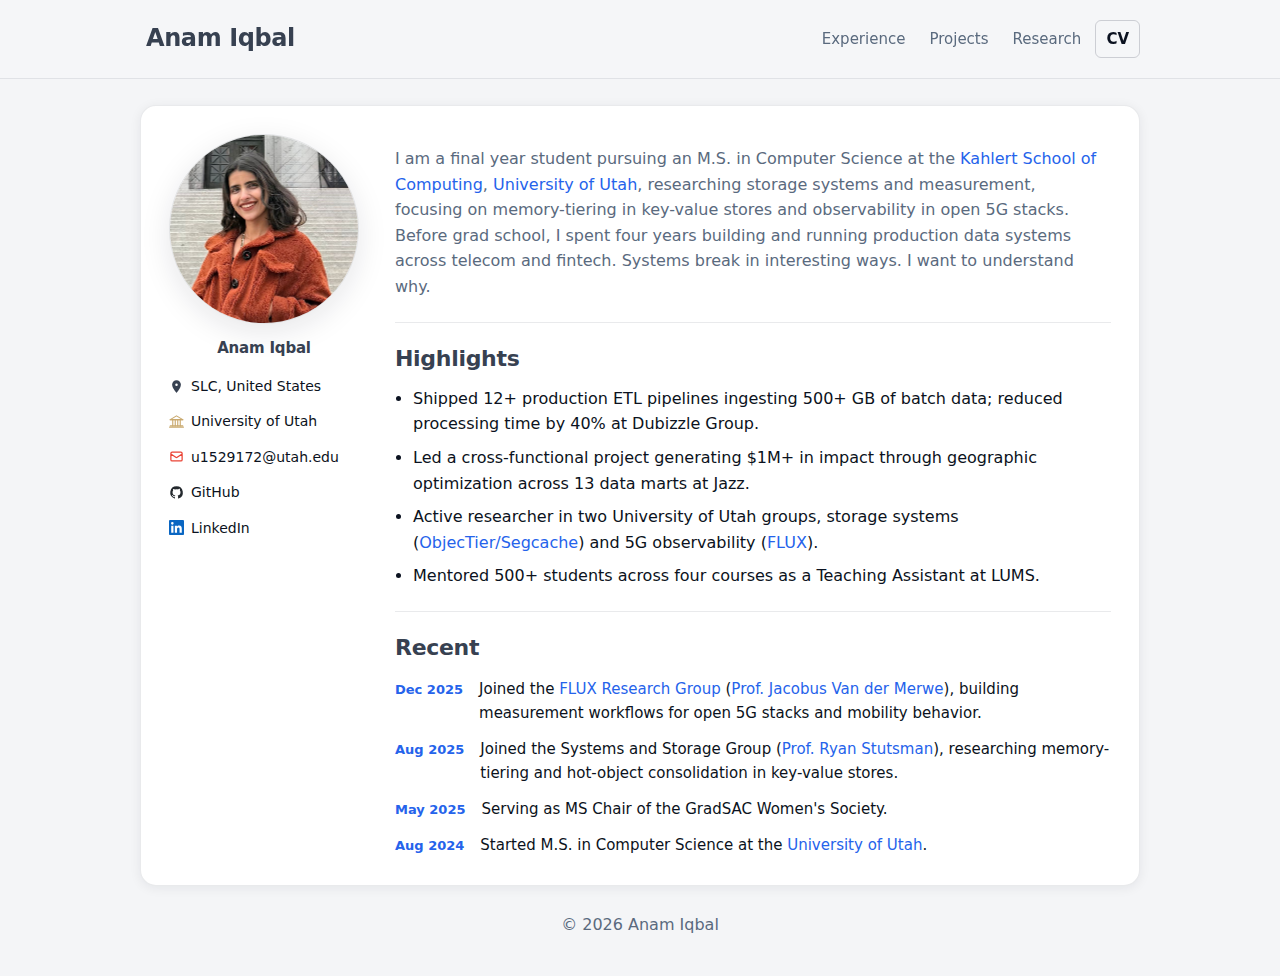
<file: index.html>
<!doctype html>
<html lang="en">
<head>
  <meta charset="utf-8" />
  <meta name="viewport" content="width=device-width, initial-scale=1" />
  <title>Anam Iqbal</title>
  <meta name="description" content="Anam Iqbal — Data, Systems, Measurement. Experience, research, projects, and contact." />
  <link rel="stylesheet" href="assets/style.css?v=41" />
  <link rel="icon" type="image/svg+xml" href="assets/favicon.svg" />
</head>

<body data-page="home">
  <header>
    <div class="container navbar">
      <a class="brand" href="index.html" aria-label="Home">
        <div class="brand-text">
          <div class="name">Anam Iqbal</div>
        </div>
      </a>

      <nav class="tabs" aria-label="Primary navigation">
        <a class="tab" data-tab="experience" href="experience.html">Experience</a>
        <a class="tab" data-tab="projects" href="projects.html">Projects</a>
        <a class="tab" data-tab="research" href="research.html">Research</a>
        <a class="tab tab-cta" href="resume.pdf" target="_blank" rel="noopener noreferrer">CV</a>
      </nav>
    </div>
  </header>

  <main class="container">
    <section class="hero">
      <div class="card">
        <div class="hero-layout">

          <!-- Left: photo + name + contact -->
          <div class="hero-aside">
            <div class="headshot-wrap">
              <img
                class="headshot"
                src="assets/pp.jpeg"
                alt="Headshot of Anam Iqbal"
                loading="lazy"
              />
            </div>
            <div class="aside-name">Anam Iqbal</div>

            <div class="social-col">
              <div class="social" aria-label="Location">
                <svg viewBox="0 0 24 24" aria-hidden="true">
                  <path d="M12 2C8.13 2 5 5.13 5 9c0 5.25 7 13 7 13s7-7.75 7-13c0-3.87-3.13-7-7-7z" fill="#374151"/>
                  <circle cx="12" cy="9" r="2" fill="white"/>
                </svg>
                <span>SLC, United States</span>
              </div>

              <a class="social" href="https://www.utah.edu/" target="_blank" rel="noreferrer" aria-label="University of Utah">
                <svg viewBox="0 0 24 24" fill="none" stroke="#c9a96e" stroke-width="1.8" stroke-linecap="round" stroke-linejoin="round" aria-hidden="true">
                  <!-- pediment -->
                  <path d="M12 3L2 9h20L12 3z"/>
                  <!-- entablature -->
                  <path d="M2 9h20"/>
                  <!-- columns -->
                  <path d="M6 9v10M10 9v10M14 9v10M18 9v10"/>
                  <!-- base steps -->
                  <path d="M2 19h20"/>
                  <path d="M1 21h22"/>
                </svg>
                <span>University of Utah</span>
              </a>

              <a class="social" href="mailto:u1529172@utah.edu" aria-label="Email">
                <svg viewBox="0 0 24 24" fill="none" stroke="#EA4335" stroke-width="2" stroke-linecap="round" stroke-linejoin="round" aria-hidden="true">
                  <path d="M3 8l7.89 5.26a2 2 0 002.22 0L21 8M5 19h14a2 2 0 002-2V7a2 2 0 00-2-2H5a2 2 0 00-2 2v10a2 2 0 002 2z"/>
                </svg>
                <span>u1529172@utah.edu</span>
              </a>

              <a class="social" href="https://github.com/anamiqball" target="_blank" rel="noreferrer" aria-label="GitHub">
                <svg viewBox="0 0 24 24" fill="#24292e" aria-hidden="true">
                  <path d="M12 2a10 10 0 00-3.16 19.49c.5.09.68-.22.68-.48v-1.7c-2.77.6-3.35-1.18-3.35-1.18-.45-1.15-1.1-1.46-1.1-1.46-.9-.62.07-.61.07-.61 1 .07 1.52 1.03 1.52 1.03.89 1.52 2.33 1.08 2.9.82.09-.64.35-1.08.63-1.33-2.21-.25-4.53-1.11-4.53-4.95 0-1.09.39-1.98 1.03-2.68-.1-.25-.45-1.27.1-2.65 0 0 .84-.27 2.75 1.02A9.6 9.6 0 0112 6.8c.85 0 1.71.12 2.51.35 1.91-1.29 2.75-1.02 2.75-1.02.55 1.38.2 2.4.1 2.65.64.7 1.03 1.59 1.03 2.68 0 3.85-2.32 4.7-4.54 4.95.36.31.68.92.68 1.86v2.76c0 .26.18.57.69.48A10 10 0 0012 2z"/>
                </svg>
                <span>GitHub</span>
              </a>

              <a class="social" href="https://www.linkedin.com/in/anamiqbaldataanalyst" target="_blank" rel="noreferrer" aria-label="LinkedIn">
                <svg viewBox="0 0 24 24" fill="#0A66C2" aria-hidden="true">
                  <path d="M20.447 20.452h-3.554v-5.569c0-1.328-.027-3.037-1.852-3.037-1.853 0-2.136 1.445-2.136 2.939v5.667H9.351V9h3.414v1.561h.046c.477-.9 1.637-1.85 3.37-1.85 3.601 0 4.267 2.37 4.267 5.455v6.286zM5.337 7.433a2.062 2.062 0 01-2.063-2.065 2.064 2.064 0 112.063 2.065zm1.782 13.019H3.555V9h3.564v11.452zM22.225 0H1.771C.792 0 0 .774 0 1.729v20.542C0 23.227.792 24 1.771 24h20.451C23.2 24 24 23.227 24 22.271V1.729C24 .774 23.2 0 22.222 0h.003z"/>
                </svg>
                <span>LinkedIn</span>
              </a>
            </div>
          </div>

          <!-- Right: intro + highlights + recent -->
          <div class="hero-main">
            <p class="hero-blurb muted">
              I am a final year student pursuing an M.S. in Computer Science at the <a href="https://www.cs.utah.edu/" target="_blank" rel="noreferrer">Kahlert School of Computing</a>, <a href="https://www.utah.edu/" target="_blank" rel="noreferrer">University of Utah</a>, researching storage systems and measurement, focusing on memory-tiering
              in key-value stores and observability in open 5G stacks. Before grad school, I spent
              four years building and running production data systems across telecom and fintech.
              Systems break in interesting ways. I want to understand why.
            </p>

            <div class="hero-divider"></div>

            <h2>Highlights</h2>
            <ul class="list">
              <li>Shipped 12+ production ETL pipelines ingesting 500+ GB of batch data; reduced processing time by 40% at Dubizzle Group.</li>
              <li>Led a cross-functional project generating $1M+ in impact through geographic optimization across 13 data marts at Jazz.</li>
              <li>Active researcher in two University of Utah groups, storage systems (<a href="https://rstutsman.github.io/" target="_blank" rel="noreferrer">ObjecTier/Segcache</a>) and 5G observability (<a href="https://www.flux.utah.edu/" target="_blank" rel="noreferrer">FLUX</a>).</li>
              <li>Mentored 500+ students across four courses as a Teaching Assistant at LUMS.</li>
            </ul>

            <div class="hero-divider"></div>

            <h2>Recent</h2>
            <ul class="recent-list">
              <li>
                <span class="recent-date">Dec 2025</span>
                <span>Joined the <a href="https://www.flux.utah.edu/" target="_blank" rel="noreferrer">FLUX Research Group</a> (<a href="https://users.cs.utah.edu/~kobus/" target="_blank" rel="noreferrer">Prof. Jacobus Van der Merwe</a>), building measurement workflows for open 5G stacks and mobility behavior.</span>
              </li>
              <li>
                <span class="recent-date">Aug 2025</span>
                <span>Joined the Systems and Storage Group (<a href="https://rstutsman.github.io/" target="_blank" rel="noreferrer">Prof. Ryan Stutsman</a>), researching memory-tiering and hot-object consolidation in key-value stores.</span>
              </li>
              <li>
                <span class="recent-date">May 2025</span>
                <span>Serving as MS Chair of the GradSAC Women's Society.</span>
              </li>
              <li>
                <span class="recent-date">Aug 2024</span>
                <span>Started M.S. in Computer Science at the <a href="https://www.utah.edu/" target="_blank" rel="noreferrer">University of Utah</a>.</span>
              </li>
            </ul>
          </div>

        </div>
      </div>
    </section>

    <footer>
      © <span id="year"></span> Anam Iqbal
    </footer>
  </main>

  <script src="assets/script.js"></script>
</body>
</html>
</file>
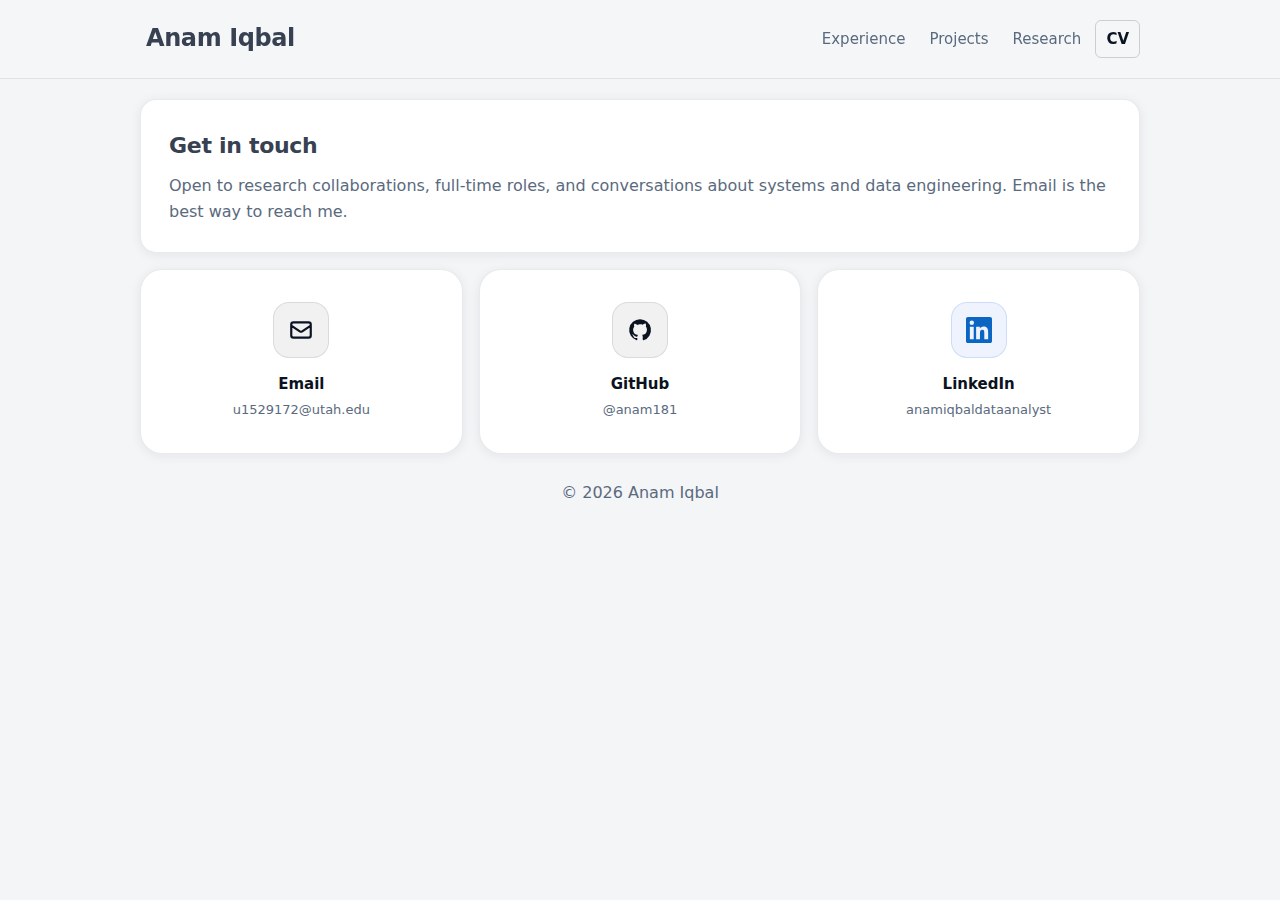
<file: contact.html>
<!doctype html>
<html lang="en">
<head>
  <meta charset="utf-8" />
  <meta name="viewport" content="width=device-width, initial-scale=1" />
  <title>Contact — Anam Iqbal</title>
  <meta name="description" content="Contact Anam Iqbal." />
  <link rel="stylesheet" href="assets/style.css?v=41" />
  <link rel="icon" type="image/svg+xml" href="assets/favicon.svg" />
</head>

<body data-page="contact">
  <header>
    <div class="container navbar">
      <a class="brand" href="index.html" aria-label="Home">
        <div class="brand-text">
          <div class="name">Anam Iqbal</div>
        </div>
      </a>

      <nav class="tabs" aria-label="Primary navigation">
        <a class="tab" data-tab="experience" href="experience.html">Experience</a>
        <a class="tab" data-tab="projects" href="projects.html">Projects</a>
        <a class="tab" data-tab="research" href="research.html">Research</a>
        <a class="tab tab-cta" href="resume.pdf" target="_blank" rel="noopener noreferrer">CV</a>
      </nav>
    </div>
  </header>

  <main class="container">
    <section class="card contact-intro">
      <h2>Get in touch</h2>
      <p class="muted" style="margin:0;">
        Open to research collaborations, full-time roles, and conversations about systems and data engineering.
        Email is the best way to reach me.
      </p>
    </section>

    <div class="contact-grid">
      <a class="contact-card" href="mailto:u1529172@utah.edu">
        <div class="contact-icon-wrap" style="background:rgba(15,23,42,0.06); border:1px solid rgba(15,23,42,0.10);">
          <svg viewBox="0 0 24 24" fill="none" stroke="currentColor" stroke-width="2" stroke-linecap="round" stroke-linejoin="round" aria-hidden="true">
            <path d="M3 8l7.89 5.26a2 2 0 002.22 0L21 8M5 19h14a2 2 0 002-2V7a2 2 0 00-2-2H5a2 2 0 00-2 2v10a2 2 0 002 2z"/>
          </svg>
        </div>
        <div>
          <div class="contact-card-label">Email</div>
          <div class="contact-card-value">u1529172@utah.edu</div>
        </div>
      </a>

      <a class="contact-card" href="https://github.com/anam181" target="_blank" rel="noreferrer">
        <div class="contact-icon-wrap" style="background:rgba(15,23,42,0.06); border:1px solid rgba(15,23,42,0.10);">
          <svg viewBox="0 0 24 24" fill="currentColor" aria-hidden="true">
            <path d="M12 2a10 10 0 00-3.16 19.49c.5.09.68-.22.68-.48v-1.7c-2.77.6-3.35-1.18-3.35-1.18-.45-1.15-1.1-1.46-1.1-1.46-.9-.62.07-.61.07-.61 1 .07 1.52 1.03 1.52 1.03.89 1.52 2.33 1.08 2.9.82.09-.64.35-1.08.63-1.33-2.21-.25-4.53-1.11-4.53-4.95 0-1.09.39-1.98 1.03-2.68-.1-.25-.45-1.27.1-2.65 0 0 .84-.27 2.75 1.02A9.6 9.6 0 0112 6.8c.85 0 1.71.12 2.51.35 1.91-1.29 2.75-1.02 2.75-1.02.55 1.38.2 2.4.1 2.65.64.7 1.03 1.59 1.03 2.68 0 3.85-2.32 4.7-4.54 4.95.36.31.68.92.68 1.86v2.76c0 .26.18.57.69.48A10 10 0 0012 2z"/>
          </svg>
        </div>
        <div>
          <div class="contact-card-label">GitHub</div>
          <div class="contact-card-value">@anam181</div>
        </div>
      </a>

      <a class="contact-card" href="https://www.linkedin.com/in/anamiqbaldataanalyst" target="_blank" rel="noreferrer">
        <div class="contact-icon-wrap" style="background:rgba(37,99,235,0.08); border:1px solid rgba(37,99,235,0.16);">
          <svg viewBox="0 0 24 24" fill="currentColor" aria-hidden="true" style="color:#0A66C2;">
            <path d="M20.447 20.452h-3.554v-5.569c0-1.328-.027-3.037-1.852-3.037-1.853 0-2.136 1.445-2.136 2.939v5.667H9.351V9h3.414v1.561h.046c.477-.9 1.637-1.85 3.37-1.85 3.601 0 4.267 2.37 4.267 5.455v6.286zM5.337 7.433a2.062 2.062 0 01-2.063-2.065 2.064 2.064 0 112.063 2.065zm1.782 13.019H3.555V9h3.564v11.452zM22.225 0H1.771C.792 0 0 .774 0 1.729v20.542C0 23.227.792 24 1.771 24h20.451C23.2 24 24 23.227 24 22.271V1.729C24 .774 23.2 0 22.222 0h.003z"/>
          </svg>
        </div>
        <div>
          <div class="contact-card-label">LinkedIn</div>
          <div class="contact-card-value">anamiqbaldataanalyst</div>
        </div>
      </a>
    </div>

    <footer>
      © <span id="year"></span> Anam Iqbal
    </footer>
  </main>

  <script src="assets/script.js"></script>
</body>
</html>
</file>
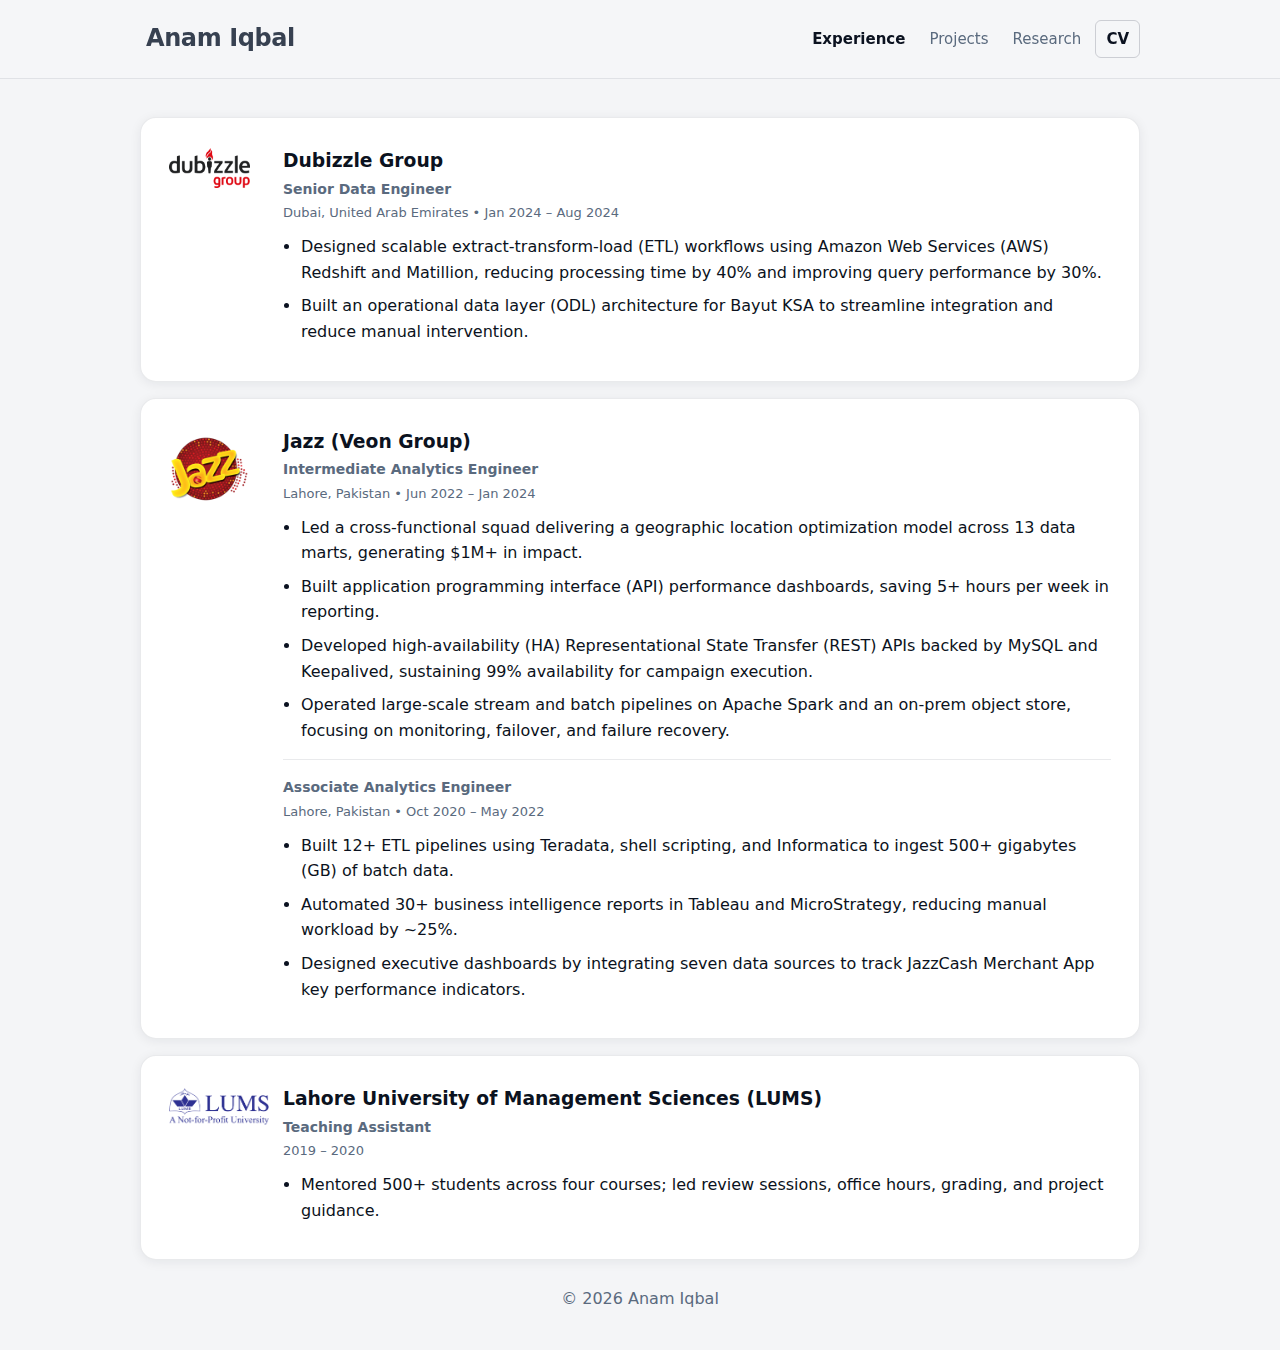
<file: experience.html>
<!doctype html>
<html lang="en">
<head>
  <meta charset="utf-8" />
  <meta name="viewport" content="width=device-width, initial-scale=1" />
  <title>Experience — Anam Iqbal</title>
  <link rel="stylesheet" href="assets/style.css?v=41" />
  <link rel="icon" type="image/svg+xml" href="assets/favicon.svg" />
</head>

<body data-page="experience">
  <header>
    <div class="container navbar">
      <a class="brand" href="index.html" aria-label="Home">
        <div class="brand-text">
          <div class="name">Anam Iqbal</div>
        </div>
      </a>

      <nav class="tabs" aria-label="Primary navigation">
        <a class="tab" data-tab="experience" href="experience.html">Experience</a>
        <a class="tab" data-tab="projects" href="projects.html">Projects</a>
        <a class="tab" data-tab="research" href="research.html">Research</a>
        <a class="tab tab-cta" href="resume.pdf" target="_blank" rel="noopener noreferrer">CV</a>
      </nav>

    </div>
  </header>

  <main class="container">
    <div class="exp-stack">

      <div class="card">
        <div class="exp-head">
          <a class="co-logo-link" href="https://dubizzlegroup.com" target="_blank" rel="noopener noreferrer"><img class="co-logo" src="assets/logos/dubizzle_full.png" alt="Dubizzle Group" /></a>
          <div>
            <h3>Dubizzle Group</h3>
            <div class="role-group">
              <div class="role">Senior Data Engineer</div>
              <div class="kicker">Dubai, United Arab Emirates • Jan 2024 – Aug 2024</div>
              <ul class="list">
                <li>Designed scalable extract-transform-load (ETL) workflows using Amazon Web Services (AWS) Redshift and Matillion, reducing processing time by 40% and improving query performance by 30%.</li>
                <li>Built an operational data layer (ODL) architecture for Bayut KSA to streamline integration and reduce manual intervention.</li>
              </ul>
            </div>
          </div>
        </div>
      </div>

      <div class="card">
        <div class="exp-head">
          <a class="co-logo-link" href="https://www.jazz.com.pk" target="_blank" rel="noopener noreferrer"><img class="co-logo" src="assets/logos/jazz.png" alt="Jazz" style="height:80px;" /></a>
          <div>
            <h3>Jazz (Veon Group)</h3>
            <div class="role-group">
              <div class="role">Intermediate Analytics Engineer</div>
              <div class="kicker">Lahore, Pakistan • Jun 2022 – Jan 2024</div>
              <ul class="list">
                <li>Led a cross-functional squad delivering a geographic location optimization model across 13 data marts, generating $1M+ in impact.</li>
                <li>Built application programming interface (API) performance dashboards, saving 5+ hours per week in reporting.</li>
                <li>Developed high-availability (HA) Representational State Transfer (REST) APIs backed by MySQL and Keepalived, sustaining 99% availability for campaign execution.</li>
                <li>Operated large-scale stream and batch pipelines on Apache Spark and an on-prem object store, focusing on monitoring, failover, and failure recovery.</li>
              </ul>
            </div>
            <div class="role-group">
              <div class="role">Associate Analytics Engineer</div>
              <div class="kicker">Lahore, Pakistan • Oct 2020 – May 2022</div>
              <ul class="list">
                <li>Built 12+ ETL pipelines using Teradata, shell scripting, and Informatica to ingest 500+ gigabytes (GB) of batch data.</li>
                <li>Automated 30+ business intelligence reports in Tableau and MicroStrategy, reducing manual workload by ~25%.</li>
                <li>Designed executive dashboards by integrating seven data sources to track JazzCash Merchant App key performance indicators.</li>
              </ul>
            </div>
          </div>
        </div>
      </div>

      <div class="card">
        <div class="exp-head">
          <a class="co-logo-link" href="https://lums.edu.pk" target="_blank" rel="noopener noreferrer"><img class="co-logo" src="assets/logos/lums.png" alt="LUMS" /></a>
          <div>
            <h3>Lahore University of Management Sciences (LUMS)</h3>
            <div class="role-group">
              <div class="role">Teaching Assistant</div>
              <div class="kicker">2019 – 2020</div>
              <ul class="list">
                <li>Mentored 500+ students across four courses; led review sessions, office hours, grading, and project guidance.</li>
              </ul>
            </div>
          </div>
        </div>
      </div>

    </div>

    <footer>© <span id="year"></span> Anam Iqbal</footer>
  </main>

  <script src="assets/script.js"></script>
</body>
</html>
</file>
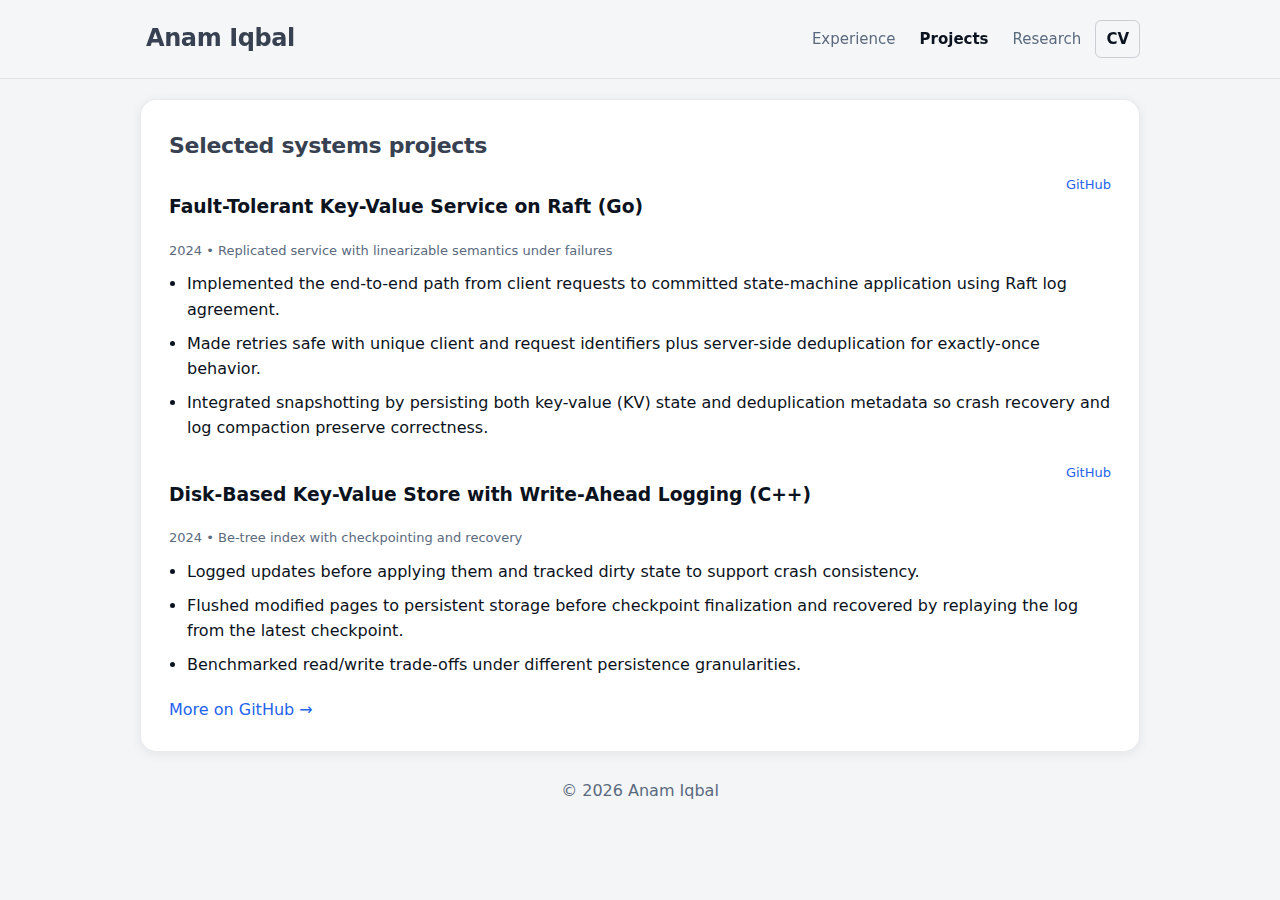
<file: projects.html>
<!doctype html>
<html lang="en">
<head>
  <meta charset="utf-8" />
  <meta name="viewport" content="width=device-width, initial-scale=1" />
  <title>Projects — Anam Iqbal</title>
  <link rel="stylesheet" href="assets/style.css?v=41" />
  <link rel="icon" type="image/svg+xml" href="assets/favicon.svg" />
</head>

<body data-page="projects">
  <header>
    <div class="container navbar">
      <a class="brand" href="index.html" aria-label="Home">
        <div class="brand-text">
          <div class="name">Anam Iqbal</div>
        </div>
      </a>
      <nav class="tabs" aria-label="Primary navigation">
        <a class="tab" data-tab="experience" href="experience.html">Experience</a>
        <a class="tab" data-tab="projects" href="projects.html">Projects</a>
        <a class="tab" data-tab="research" href="research.html">Research</a>
        <a class="tab tab-cta" href="resume.pdf" target="_blank" rel="noopener noreferrer">CV</a>
      </nav>

    </div>
  </header>

  <main class="container">
    <section class="card">
      <h2>Selected systems projects</h2>

      <div class="item">
        <div class="item-head">
          <div>
            <h3>Fault-Tolerant Key-Value Service on Raft (Go)</h3>
            <div class="kicker">2024 • Replicated service with linearizable semantics under failures</div>
          </div>
          <div class="kicker">
            <a href="https://github.com/anamiqball/distributed_systems" target="_blank" rel="noreferrer">GitHub</a>
          </div>
        </div>
        <ul class="list">
          <li>Implemented the end-to-end path from client requests to committed state-machine application using Raft log agreement.</li>
          <li>Made retries safe with unique client and request identifiers plus server-side deduplication for exactly-once behavior.</li>
          <li>Integrated snapshotting by persisting both key-value (KV) state and deduplication metadata so crash recovery and log compaction preserve correctness.</li>
        </ul>
      </div>

      <div class="item">
        <div class="item-head">
          <div>
            <h3>Disk-Based Key-Value Store with Write-Ahead Logging (C++)</h3>
            <div class="kicker">2024 • Be-tree index with checkpointing and recovery</div>
          </div>
          <div class="kicker">
            <a href="https://github.com/anamiqball/advanced_databases" target="_blank" rel="noreferrer">GitHub</a>
          </div>
        </div>
        <ul class="list">
          <li>Logged updates before applying them and tracked dirty state to support crash consistency.</li>
          <li>Flushed modified pages to persistent storage before checkpoint finalization and recovered by replaying the log from the latest checkpoint.</li>
          <li>Benchmarked read/write trade-offs under different persistence granularities.</li>
        </ul>
      </div>
      <div style="margin-top:20px;">
        <a href="https://github.com/anamiqball" target="_blank" rel="noreferrer">More on GitHub →</a>
      </div>
    </section>

    <footer>© <span id="year"></span> Anam Iqbal</footer>
  </main>

  <script src="assets/script.js"></script>
</body>
</html>
</file>
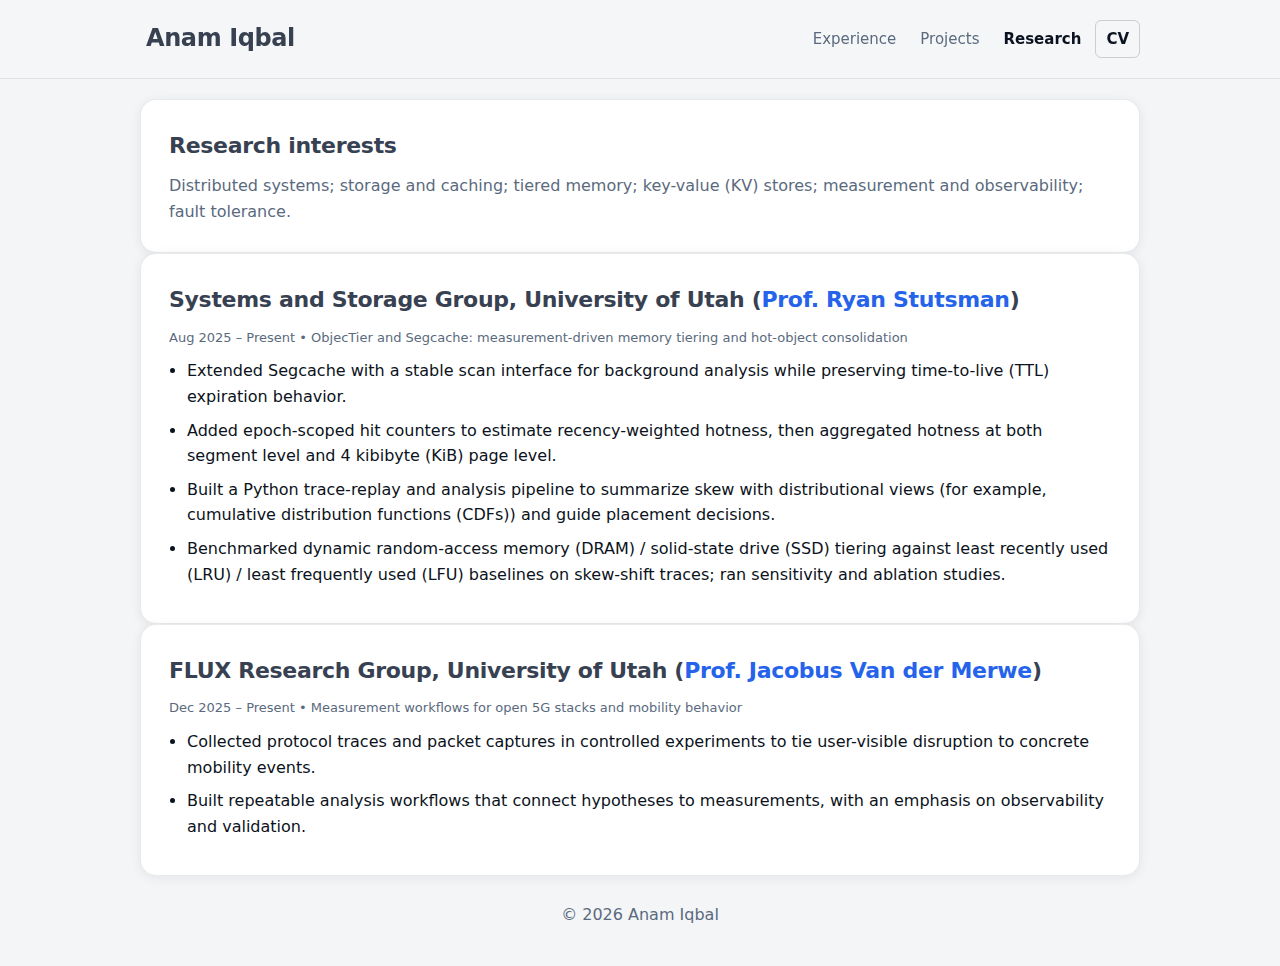
<file: research.html>
<!doctype html>
<html lang="en">
<head>
  <meta charset="utf-8" />
  <meta name="viewport" content="width=device-width, initial-scale=1" />
  <title>Research — Anam Iqbal</title>
  <link rel="stylesheet" href="assets/style.css?v=41" />
  <link rel="icon" type="image/svg+xml" href="assets/favicon.svg" />
</head>

<body data-page="research">
  <header>
    <div class="container navbar">
      <a class="brand" href="index.html" aria-label="Home">
        <div class="brand-text">
          <div class="name">Anam Iqbal</div>
        </div>
      </a>
      <nav class="tabs" aria-label="Primary navigation">
        <a class="tab" data-tab="experience" href="experience.html">Experience</a>
        <a class="tab" data-tab="projects" href="projects.html">Projects</a>
        <a class="tab" data-tab="research" href="research.html">Research</a>
        <a class="tab tab-cta" href="resume.pdf" target="_blank" rel="noopener noreferrer">CV</a>
      </nav>
    </div>
  </header>

  <main class="container">
    <section class="card">
      <h2>Research interests</h2>
      <p class="muted" style="margin:0;">
        Distributed systems; storage and caching; tiered memory; key-value (KV) stores; measurement and observability; fault tolerance.
      </p>
    </section>

    <section class="card">
      <h2>Systems and Storage Group, University of Utah (<a href="https://rstutsman.github.io/" target="_blank" rel="noreferrer">Prof. Ryan Stutsman</a>)</h2>
      <div class="kicker">Aug 2025 – Present • ObjecTier and Segcache: measurement-driven memory tiering and hot-object consolidation</div>
      <ul class="list">
        <li>Extended Segcache with a stable scan interface for background analysis while preserving time-to-live (TTL) expiration behavior.</li>
        <li>Added epoch-scoped hit counters to estimate recency-weighted hotness, then aggregated hotness at both segment level and 4 kibibyte (KiB) page level.</li>
        <li>Built a Python trace-replay and analysis pipeline to summarize skew with distributional views (for example, cumulative distribution functions (CDFs)) and guide placement decisions.</li>
        <li>Benchmarked dynamic random-access memory (DRAM) / solid-state drive (SSD) tiering against least recently used (LRU) / least frequently used (LFU) baselines on skew-shift traces; ran sensitivity and ablation studies.</li>
      </ul>
    </section>

    <section class="card">
      <h2>FLUX Research Group, University of Utah (<a href="https://users.cs.utah.edu/~kobus/" target="_blank" rel="noreferrer">Prof. Jacobus Van der Merwe</a>)</h2>
      <div class="kicker">Dec 2025 – Present • Measurement workflows for open 5G stacks and mobility behavior</div>
      <ul class="list">
        <li>Collected protocol traces and packet captures in controlled experiments to tie user-visible disruption to concrete mobility events.</li>
        <li>Built repeatable analysis workflows that connect hypotheses to measurements, with an emphasis on observability and validation.</li>
      </ul>
    </section>

    <footer>© <span id="year"></span> Anam Iqbal</footer>
  </main>

  <script src="assets/script.js"></script>
</body>
</html>
</file>
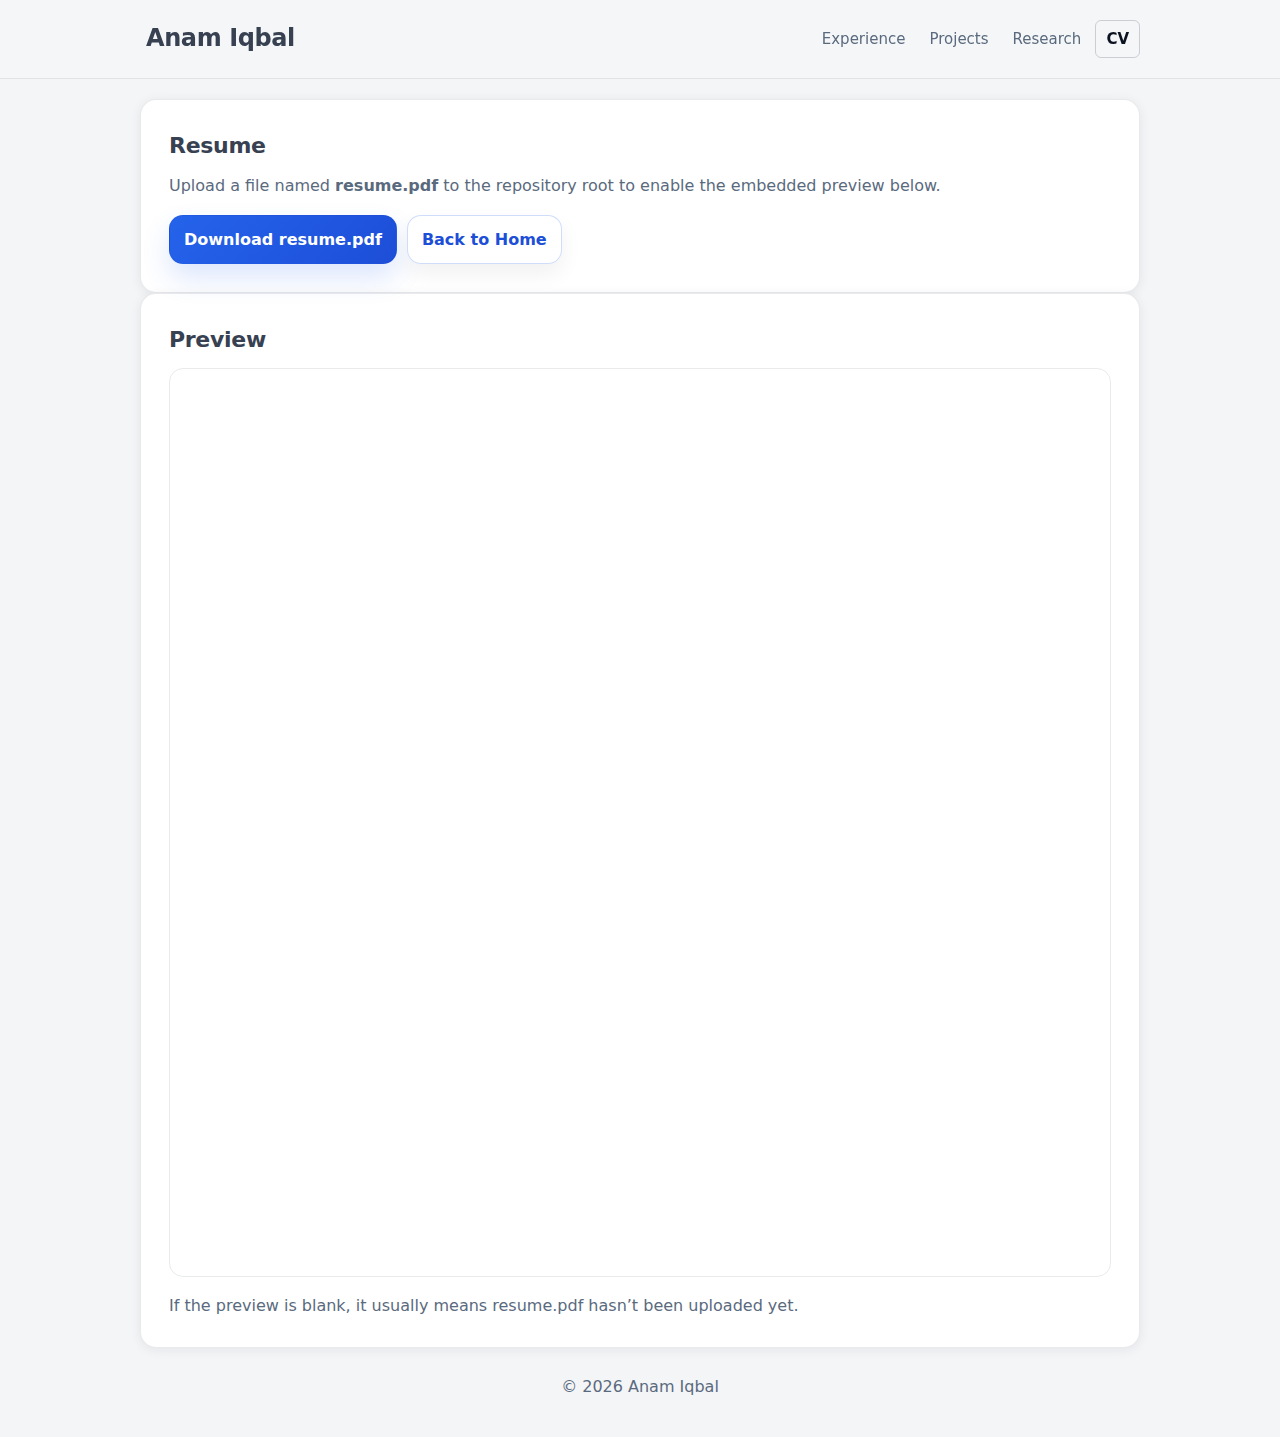
<file: resume.html>
<!doctype html>
<html lang="en">
<head>
  <meta charset="utf-8" />
  <meta name="viewport" content="width=device-width, initial-scale=1" />
  <title>Resume — Anam Iqbal</title>
  <link rel="stylesheet" href="assets/style.css?v=41" />
  <link rel="icon" type="image/svg+xml" href="assets/favicon.svg" />
</head>

<body data-page="resume">
  <header>
    <div class="container navbar">
      <a class="brand" href="index.html" aria-label="Home">
        <div class="brand-text">
          <div class="name">Anam Iqbal</div>
        </div>
      </a>
      <nav class="tabs" aria-label="Primary navigation">
        <a class="tab" data-tab="experience" href="experience.html">Experience</a>
        <a class="tab" data-tab="projects" href="projects.html">Projects</a>
        <a class="tab" data-tab="research" href="research.html">Research</a>
        <a class="tab tab-cta" href="resume.pdf" target="_blank" rel="noopener noreferrer">CV</a>
      </nav>

    </div>
  </header>

  <main class="container">
    <section class="card">
      <h2>Resume</h2>
      <p class="muted" style="margin-top:0;">
        Upload a file named <strong>resume.pdf</strong> to the repository root to enable the embedded preview below.
      </p>

      <div class="row" style="margin: 12px 0 0;">
        <a class="button" href="resume.pdf">Download resume.pdf</a>
        <a class="button secondary" href="index.html">Back to Home</a>
      </div>
    </section>

    <section class="card">
      <h2>Preview</h2>
      <div style="border:1px solid var(--line); border-radius:14px; overflow:hidden;">
        <iframe title="Resume PDF" src="resume.pdf#view=FitH" style="width:100%; height:900px; border:0;"></iframe>
      </div>
      <p class="muted" style="margin-bottom:0;">
        If the preview is blank, it usually means resume.pdf hasn’t been uploaded yet.
      </p>
    </section>

    <footer>© <span id="year"></span> Anam Iqbal</footer>
  </main>

  <script src="assets/script.js"></script>
</body>
</html>
</file>
<file: assets/style.css>
:root{
  --bg: #f4f5f7;
  --card: #ffffff;
  --text: #0b1220;
  --muted: #5a6a7e;
  --line: rgba(15, 23, 42, 0.09);
  --accent: #2563eb;
  --shadow: 0 2px 12px rgba(15, 23, 42, 0.07);
}

*{ box-sizing:border-box; }
html, body{ margin:0; padding:0; }

body{
  font-family: ui-sans-serif, system-ui, -apple-system, Segoe UI, Roboto, Arial, "Apple Color Emoji","Segoe UI Emoji";
  color: var(--text);
  line-height: 1.6;
  background: var(--bg);
  overflow-x: hidden;
}

a{ color: var(--accent); text-decoration:none; }
a:hover{ text-decoration:underline; }

.container{ max-width: 1040px; margin: 0 auto; padding: 20px; }

/* ── Header ─────────────────────────────────── */
header{
  position: sticky;
  top: 0;
  z-index: 50;
  background: rgba(244,245,247,0.92);
  backdrop-filter: blur(10px);
  border-bottom: 1px solid var(--line);
}

.navbar{
  display: flex;
  align-items: center;
  justify-content: space-between;
  gap: 14px;
}

.brand{
  display: flex;
  align-items: center;
  gap: 12px;
  text-decoration: none;
  color: inherit;
  min-width: 260px;
}
.brand:hover{
  text-decoration: none;
}

.avatar{
  width: 46px;
  height: 46px;
  border-radius: 16px;
  display: flex;
  align-items: center;
  justify-content: center;
  font-weight: 900;
  letter-spacing: -0.5px;
  background: linear-gradient(135deg, rgba(37,99,235,0.26), rgba(6,182,212,0.18));
  border: 1px solid rgba(37,99,235,0.25);
  box-shadow: 0 14px 30px rgba(37,99,235,0.14);
}

.brand-text{
  padding-left: 6px;
}

.brand-text .name{
  font-size: 24px;
  font-weight: 700;
  letter-spacing: -0.4px;
  line-height: 1.05;
  color: #374151;
}

.brand:hover .brand-text .name{
  text-decoration: underline;
  text-decoration-color: rgba(15,23,42,0.30);
  text-decoration-thickness: 3px;
  text-underline-offset: 4px;
}

.brand-text .tag{
  font-size: 14px;
  color: var(--muted);
  margin-top: 2px;
}

.tabs{
  display: flex;
  gap: 4px;
  flex-wrap: wrap;
  align-items: center;
  justify-content: flex-end;
}

.tab{
  display: inline-block;
  padding: 6px 10px;
  color: var(--muted);
  font-weight: 500;
  font-size: 15px;
  text-decoration: none;
}

.tab:hover{
  color: var(--text);
  text-decoration: underline;
  text-decoration-color: rgba(15,23,42,0.28);
  text-underline-offset: 4px;
  text-decoration-thickness: 2.5px;
}

.tab.active{
  color: var(--text);
  font-weight: 700;
}

.tab-cta{
  border: 1px solid rgba(15,23,42,0.18);
  border-radius: 6px;
  color: var(--text);
  font-weight: 650;
}

/* ── Cards ───────────────────────────────────── */
.card{
  background: var(--card);
  border: 1px solid var(--line);
  border-radius: 16px;
  padding: 28px;
  box-shadow: var(--shadow);
}

/* ── Hero layout ─────────────────────────────── */
.hero{
  margin-top: 6px;
}

.hero-layout{
  display: grid;
  grid-template-columns: 190px 1fr;
  gap: 36px;
  align-items: start;
}

.hero-aside{
  display: flex;
  flex-direction: column;
  align-items: stretch;
  gap: 12px;
}

.headshot-wrap{
  width: 100%;
  aspect-ratio: 1 / 1;
  border-radius: 999px;
  overflow: hidden;
  border: 1px solid rgba(15,23,42,0.12);
  box-shadow: 0 8px 30px rgba(15,23,42,0.10);
}

.headshot{
  width: 100%;
  height: 100%;
  object-fit: cover;
  object-position: center top;
  transform: scale(1.9) translateY(3%);
  transform-origin: center center;
  display: block;
}

.aside-name{
  font-size: 15px;
  font-weight: 800;
  text-align: center;
  letter-spacing: -0.2px;
  color: #374151;
}

/* Social chips — stacked in sidebar */
.social-col{
  display: flex;
  flex-direction: column;
  gap: 7px;
}

.social-col .social{
  justify-content: flex-start;
}

.social{
  display: inline-flex;
  align-items: center;
  gap: 7px;
  padding: 3px 0;
  color: var(--text);
  font-size: 14px;
  font-weight: 500;
  text-decoration: none;
}

.social:hover{
  text-decoration: none;
  opacity: 0.65;
}

.social svg{
  width: 15px;
  height: 15px;
  flex: 0 0 15px;
}

/* Hero right column */
.hero-main{
  min-width: 0;
}

.hero-roles{
  font-weight: 800;
  color: #1d4ed8;
  letter-spacing: -0.2px;
  font-size: 17px;
  margin: 0;
}

.hero-sub{ margin: 8px 0 0; font-size: 15px; font-weight: 700; }
.hero-blurb{ margin: 12px 0 0; max-width: 70ch; }

.sep{
  color: #94a3b8;
  margin: 0 6px;
}

.hero-divider{
  height: 1px;
  background: var(--line);
  margin: 22px 0 18px;
}

/* ── Recent section ──────────────────────────── */
.recent-list{
  list-style: none;
  padding: 0;
  margin: 12px 0 0;
  display: flex;
  flex-direction: column;
  gap: 12px;
}

.recent-list li{
  display: flex;
  gap: 16px;
  align-items: baseline;
  font-size: 15px;
}

.recent-date{
  font-size: 13px;
  font-weight: 700;
  color: var(--accent);
  flex: 0 0 68px;
  white-space: nowrap;
}

/* ── Other pages ─────────────────────────────── */
h2{ margin: 0 0 10px; font-size: 22px; letter-spacing: -0.3px; color: #374151; }
.muted{ color: var(--muted); }
.list{ margin: 10px 0 0; padding-left: 18px; }
.list li{ margin: 8px 0; }

.row{ display:flex; gap: 10px; flex-wrap: wrap; align-items:center; }

.button{
  display: inline-block;
  padding: 11px 14px;
  border-radius: 14px;
  background: linear-gradient(135deg, var(--accent), #1d4ed8);
  color: white;
  font-weight: 850;
  border: 1px solid rgba(29,78,216,0.20);
  box-shadow: 0 14px 28px rgba(37,99,235,0.16);
}
.button:hover{ text-decoration:none; filter: brightness(0.98); }

.button.secondary{
  background: rgba(255,255,255,0.85);
  color: #1d4ed8;
  border: 1px solid rgba(37,99,235,0.22);
  box-shadow: 0 10px 22px rgba(15,23,42,0.06);
}

footer{
  padding: 26px 0 18px;
  color: var(--muted);
  text-align: center;
}

/* ── Contact page ────────────────────────────── */
.contact-intro{
  margin-bottom: 16px;
}

.contact-grid{
  display: grid;
  grid-template-columns: repeat(3, 1fr);
  gap: 16px;
}

.contact-card{
  display: flex;
  flex-direction: column;
  align-items: center;
  gap: 14px;
  padding: 32px 20px;
  border-radius: 22px;
  background: var(--card);
  border: 1px solid var(--line);
  box-shadow: var(--shadow);
  text-decoration: none;
  color: var(--text);
  text-align: center;
  transition: transform 160ms ease, box-shadow 160ms ease;
}

.contact-card:hover{
  text-decoration: none;
  transform: translateY(-4px);
  box-shadow: 0 28px 64px rgba(15,23,42,0.14);
}

.contact-icon-wrap{
  width: 56px;
  height: 56px;
  border-radius: 16px;
  display: flex;
  align-items: center;
  justify-content: center;
}

.contact-icon-wrap svg{
  width: 26px;
  height: 26px;
}

.contact-card-label{
  font-weight: 800;
  font-size: 15px;
  margin-bottom: 4px;
}

.contact-card-value{
  font-size: 13px;
  color: var(--muted);
  word-break: break-all;
}

/* ── Project filters + tags ──────────────────── */
.filter-wrap{
  display: flex;
  flex-wrap: wrap;
  gap: 7px;
  margin-bottom: 22px;
}

.filter-btn{
  padding: 4px 12px;
  border-radius: 999px;
  border: 1px solid rgba(15,23,42,0.18);
  background: transparent;
  font-size: 13px;
  font-weight: 600;
  color: var(--muted);
  cursor: pointer;
  font-family: inherit;
  transition: color 120ms ease, border-color 120ms ease;
}

.filter-btn:hover{
  color: var(--text);
  border-color: rgba(15,23,42,0.35);
}

.filter-btn.active{
  background: var(--accent);
  color: white;
  border-color: var(--accent);
}

.tags{
  display: flex;
  flex-wrap: wrap;
  gap: 6px;
  margin-top: 12px;
}

.tag{
  font-size: 12px;
  font-weight: 600;
  padding: 2px 9px;
  border-radius: 999px;
  background: rgba(37,99,235,0.08);
  color: #2563eb;
  border: 1px solid rgba(37,99,235,0.15);
}

.item.hidden{ display: none; }

/* ── Experience/Research/Projects pages ──────── */
.item{ margin-top: 20px; }
.item:first-of-type{ margin-top: 10px; }
.item-head{
  display: flex;
  justify-content: space-between;
  align-items: flex-start;
  gap: 12px;
}
.exp-stack{
  display: flex;
  flex-direction: column;
  gap: 16px;
  margin-top: 18px;
}
.exp-head{
  display: flex;
  align-items: flex-start;
  gap: 14px;
}
.exp-head h3{
  margin: 0 0 2px;
}
.co-logo-link{
  flex-shrink: 0;
  margin-top: 2px;
  display: block;
}
.co-logo-link:hover{
  opacity: 0.72;
  transition: opacity 160ms ease;
}
.co-logo{
  width: 100px;
  height: 40px;
  object-fit: contain;
  object-position: left center;
  display: block;
}
.role{
  font-size: 14px;
  font-weight: 600;
  color: var(--muted);
  margin-bottom: 3px;
}
.role-group + .role-group{
  margin-top: 16px;
  padding-top: 16px;
  border-top: 1px solid var(--line);
}
.kicker{
  font-size: 13px;
  color: var(--muted);
  margin-top: 2px;
}

/* ── Responsive ──────────────────────────────── */
@media (max-width: 980px){
  .brand{ min-width: auto; }
}

@media (max-width: 660px){
  .hero-layout{
    grid-template-columns: 1fr;
  }
  .hero-aside{
    align-items: center;
  }
  .headshot-wrap{
    width: 130px;
  }
  .social-col{
    flex-direction: row;
    flex-wrap: wrap;
    justify-content: center;
  }
  .recent-list li{
    flex-direction: column;
    gap: 2px;
  }
}

@media (max-width: 640px){
  .contact-grid{
    grid-template-columns: 1fr;
  }
}
</file>
